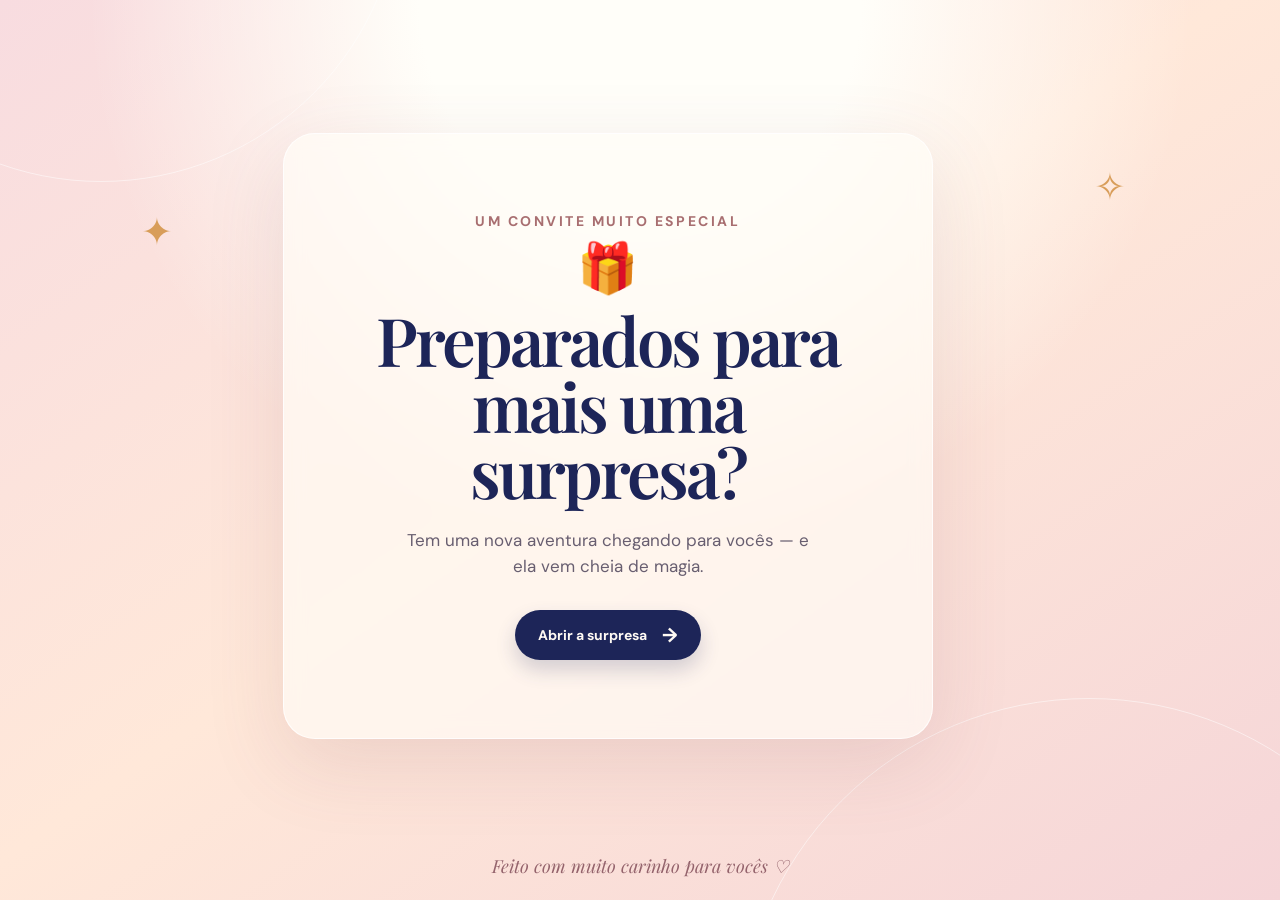
<file: index.html>
<!doctype html>
<html lang="pt-BR">
  <head>
    <title></title>
    <link rel="preconnect" href="https://fonts.googleapis.com" />
    <link rel="preconnect" href="https://fonts.gstatic.com" crossorigin />
    <link
      href="https://fonts.googleapis.com/css2?family=DM+Sans:wght@400;500;600;700&amp;family=Playfair+Display:ital,wght@0,600;0,700;1,600&amp;display=swap"
      rel="stylesheet"
    />
    <link rel="stylesheet" href="styles.css" />
  </head>
  <body class="invitation-page">
    <main class="invitation">
      <span class="sparkle sparkle-left" aria-hidden="true">✦</span>
      <span class="sparkle sparkle-right" aria-hidden="true">✧</span>

      <section class="invitation-card" aria-labelledby="invitation-title">
        <p class="eyebrow">Um convite muito especial</p>
        <p class="gift" aria-hidden="true">🎁</p>
        <h1 id="invitation-title">Preparados para<br />mais uma surpresa?</h1>
        <p class="intro">
          Tem uma nova aventura chegando para vocês — e ela vem cheia de magia.
        </p>
        <a class="button" href="surpresa/">Abrir a surpresa <span aria-hidden="true">→</span></a>
      </section>
    </main>

    <p class="footer-note">Feito com muito carinho para vocês ♡</p>
  </body>
</html>
</file>
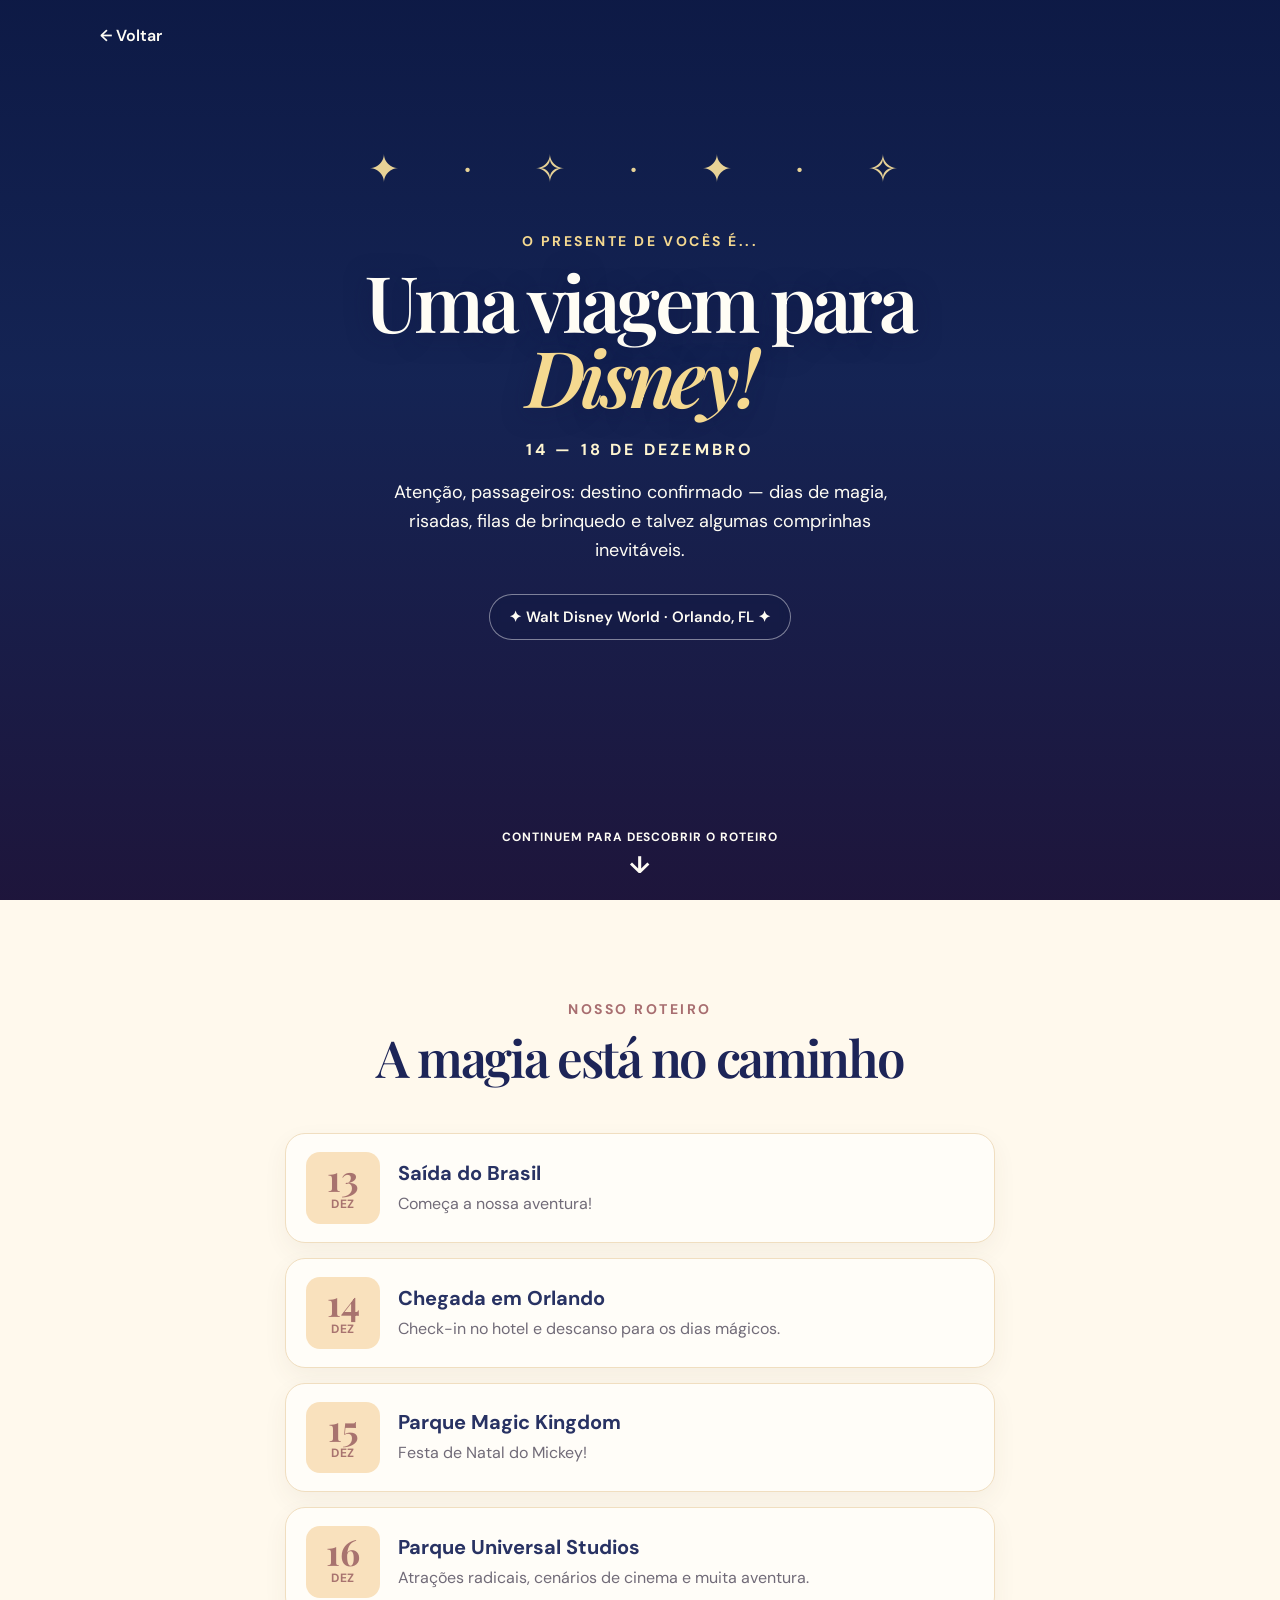
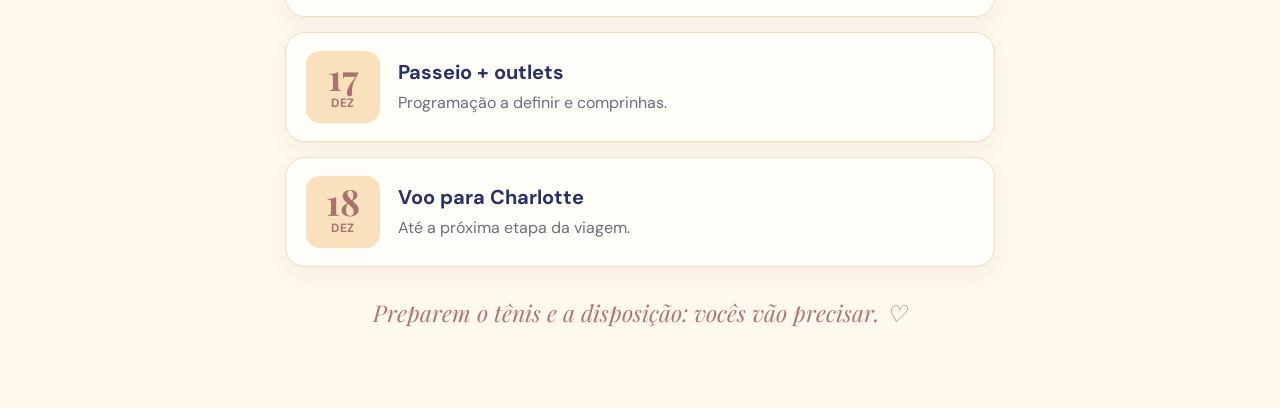
<file: surpresa/index.html>
<!doctype html>
<html lang="pt-BR">
  <head>
    <title></title>
    <link rel="preconnect" href="https://fonts.googleapis.com" />
    <link rel="preconnect" href="https://fonts.gstatic.com" crossorigin />
    <link
      href="https://fonts.googleapis.com/css2?family=DM+Sans:wght@400;500;600;700&amp;family=Playfair+Display:ital,wght@0,600;0,700;1,600&amp;display=swap"
      rel="stylesheet"
    />
    <link rel="stylesheet" href="../styles.css" />
  </head>
  <body>
    <main>
      <section class="hero" aria-labelledby="surprise-title">
        <iframe
          class="hero-video"
          src="https://www.youtube.com/embed/k9bUTfFF3_4?autoplay=1&amp;start=10&amp;loop=1&amp;playlist=k9bUTfFF3_4&amp;controls=0&amp;playsinline=1&amp;modestbranding=1&amp;rel=0"
          title="Vídeo de fundo da viagem para a Disney"
          allow="autoplay; encrypted-media; picture-in-picture"
          referrerpolicy="strict-origin-when-cross-origin"
          tabindex="-1"
        ></iframe>
        <div class="hero-shade" aria-hidden="true"></div>
        <div class="stars" aria-hidden="true">✦　·　✧　·　✦　·　✧</div>

        <a class="back-link" href="../">← Voltar</a>
        <div class="hero-content">
          <p class="eyebrow light">O presente de vocês é...</p>
          <h1 id="surprise-title">Uma viagem para<br /><em>Disney!</em></h1>
          <p class="trip-date">14 — 18 DE DEZEMBRO</p>
          <p class="hero-copy">
            Atenção, passageiros: destino confirmado — dias de magia, risadas,
            filas de brinquedo e talvez algumas comprinhas inevitáveis.
          </p>
          <p class="destination">✦ Walt Disney World · Orlando, FL ✦</p>
        </div>

        <a class="scroll-cue" href="#roteiro">Continuem para descobrir o roteiro <span aria-hidden="true">↓</span></a>
      </section>

      <section class="itinerary" id="roteiro" aria-labelledby="itinerary-title">
        <header class="section-heading">
          <p class="eyebrow">Nosso roteiro</p>
          <h2 id="itinerary-title">A magia está no caminho</h2>
        </header>

        <ol class="schedule">
          <li>
            <time datetime="2026-12-13"><strong>13</strong><span>Dez</span></time>
            <div><h3>Saída do Brasil</h3><p>Começa a nossa aventura!</p></div>
          </li>
          <li>
            <time datetime="2026-12-14"><strong>14</strong><span>Dez</span></time>
            <div><h3>Chegada em Orlando</h3><p>Check-in no hotel e descanso para os dias mágicos.</p></div>
          </li>
          <li>
            <time datetime="2026-12-15"><strong>15</strong><span>Dez</span></time>
            <div><h3>Parque Magic Kingdom</h3><p>Festa de Natal do Mickey!</p></div>
          </li>
          <li>
            <time datetime="2026-12-16"><strong>16</strong><span>Dez</span></time>
            <div><h3>Parque Universal Studios</h3><p>Atrações radicais, cenários de cinema e muita aventura.</p></div>
          </li>
          <li>
            <time datetime="2026-12-17"><strong>17</strong><span>Dez</span></time>
            <div><h3>Passeio + outlets</h3><p>Programação a definir e comprinhas.</p></div>
          </li>
          <li>
            <time datetime="2026-12-18"><strong>18</strong><span>Dez</span></time>
            <div><h3>Voo para Charlotte</h3><p>Até a próxima etapa da viagem.</p></div>
          </li>
        </ol>

        <p class="closing">Preparem o tênis e a disposição: vocês vão precisar. ♡</p>
      </section>
    </main>
  </body>
</html>
</file>
<file: styles.css>
:root {
  --navy: #142454;
  --ink: #1d2558;
  --cream: #fff9ed;
  --gold: #f5d990;
  --rose: #a86e70;
}

* { box-sizing: border-box; }
html { scroll-behavior: smooth; background: var(--cream); }
body { margin: 0; color: var(--ink); font-family: "DM Sans", Arial, sans-serif; }
a { color: inherit; text-decoration: none; }
h1, h2, h3, p { margin-top: 0; }

.invitation-page {
  min-height: 100svh;
  display: grid;
  place-items: center;
  overflow: hidden;
  padding: 36px 24px 64px;
  background: radial-gradient(circle at 50% 0%, #fffef9 0 20%, transparent 50%), linear-gradient(145deg, #f8dce0, #ffe8d9 48%, #f5d5d8);
}

.invitation-page::before, .invitation-page::after {
  position: fixed;
  width: 600px;
  height: 600px;
  border: 1px solid rgba(255, 255, 255, .5);
  border-radius: 50%;
  content: "";
}
.invitation-page::before { top: -420px; left: -200px; }
.invitation-page::after { right: -160px; bottom: -500px; width: 700px; height: 700px; }

.invitation-card {
  position: relative;
  z-index: 1;
  width: min(650px, 100%);
  padding: clamp(42px, 8vw, 78px) clamp(25px, 7vw, 76px);
  border: 1px solid rgba(255, 255, 255, .78);
  border-radius: 32px;
  background: rgba(255, 252, 247, .68);
  box-shadow: 0 24px 80px rgba(132, 77, 93, .14);
  text-align: center;
  backdrop-filter: blur(10px);
}

.eyebrow { margin-bottom: 14px; color: var(--rose); font-size: 14px; font-weight: 700; letter-spacing: .18em; text-transform: uppercase; }
.gift { margin-bottom: 14px; font-size: 49px; line-height: 1; }
.invitation-card h1, .hero h1, h2 { font-family: "Playfair Display", Georgia, serif; }
.invitation-card h1 { margin-bottom: 21px; font-size: clamp(40px, 7vw, 67px); font-weight: 600; line-height: .99; letter-spacing: -.045em; }
.intro { max-width: 410px; margin: 0 auto 31px; color: #685e70; font-size: 17px; line-height: 1.55; }
.button { display: inline-flex; align-items: center; gap: 15px; padding: 16px 23px; border-radius: 999px; background: var(--ink); color: #fffaf4; font-size: 14px; font-weight: 700; box-shadow: 0 10px 20px rgba(29, 37, 88, .19); }
.button:hover { transform: translateY(-3px); }
.button span { font-size: 20px; line-height: 0; }
.footer-note { position: fixed; bottom: 22px; z-index: 1; margin: 0; color: #94636c; font-family: "Playfair Display", Georgia, serif; font-size: 18px; font-style: italic; }
.sparkle { position: fixed; z-index: 1; color: #d89d59; font-size: clamp(20px, 4vw, 38px); }
.sparkle-left { top: 23%; left: 11%; }.sparkle-right { top: 18%; right: 12%; }

.hero {
  position: relative;
  display: grid;
  min-height: 100svh;
  place-items: center;
  isolation: isolate;
  overflow: hidden;
  padding: 92px 25px 120px;
  color: #fffdf5;
  text-align: center;
  background: var(--navy);
}

.hero-video {
  position: absolute;
  z-index: -2;
  top: 50%;
  left: 50%;
  width: max(100vw, 177.78svh);
  height: max(56.25vw, 100svh);
  border: 0;
  transform: translate(-50%, -50%);
  pointer-events: none;
}
.hero-shade { position: absolute; z-index: -1; inset: 0; background: linear-gradient(180deg, rgba(11, 22, 64, .72), rgba(21, 35, 83, .35) 42%, rgba(32, 18, 54, .82)); }
.stars { position: absolute; top: 16%; z-index: 0; color: #ffe69f; font-size: clamp(20px, 3vw, 38px); letter-spacing: 1vw; opacity: .9; }
.back-link { position: absolute; top: 25px; left: max(25px, calc((100% - 1080px) / 2)); font-size: 16px; font-weight: 600; }
.hero-content { position: relative; z-index: 1; }
.light { color: var(--gold); }
.hero h1 { margin: 0; font-size: clamp(47px, 8vw, 78px); font-weight: 600; line-height: .96; letter-spacing: -.055em; text-shadow: 0 3px 24px rgba(18, 21, 68, .5); }
.hero h1 em { color: var(--gold); font-weight: inherit; }
.trip-date { margin: 25px 0 18px; color: #fff6d1; font-size: 16px; font-weight: 700; letter-spacing: .2em; }
.hero-copy { max-width: 510px; margin: 0 auto; font-size: 18px; line-height: 1.6; }
.destination { display: inline-block; margin: 29px 0 0; padding: 12px 19px; border: 1px solid rgba(255, 255, 255, .45); border-radius: 100px; background: rgba(17, 25, 67, .38); font-size: 15px; font-weight: 600; backdrop-filter: blur(5px); }
.scroll-cue { position: absolute; z-index: 1; bottom: 20px; display: grid; gap: 4px; font-size: 12px; font-weight: 700; letter-spacing: .08em; text-transform: uppercase; }.scroll-cue span { font-size: 24px; }

.itinerary { width: min(850px, 100%); margin: 0 auto; padding: clamp(60px, 10vw, 100px) 25px 80px; }
.section-heading { text-align: center; }.section-heading h2 { margin-bottom: 50px; font-size: clamp(34px, 5vw, 51px); font-weight: 600; line-height: 1; letter-spacing: -.045em; }
.schedule { display: grid; gap: 15px; max-width: 710px; margin: 0 auto; padding: 0; list-style: none; }
.schedule li { display: grid; grid-template-columns: 74px 1fr; gap: 18px; align-items: center; padding: 18px 20px; border: 1px solid #f0dec0; border-radius: 20px; background: #fffdf8; box-shadow: 0 9px 24px rgba(83, 62, 54, .06); }
.schedule time { padding: 11px 5px; border-radius: 14px; background: #f9e1bd; color: #a8736f; text-align: center; text-transform: uppercase; }.schedule time strong { display: block; font-family: "Playfair Display", Georgia, serif; font-size: 36px; line-height: .8; }.schedule time span { font-size: 12px; font-weight: 700; letter-spacing: .08em; }
.schedule h3 { margin: 0 0 6px; color: #283263; font-size: 20px; }.schedule p { margin: 0; color: #716b78; font-size: 16px; line-height: 1.5; }
.closing { margin: 30px 0 0; color: #aa7471; font-family: "Playfair Display", Georgia, serif; font-size: 23px; font-style: italic; text-align: center; }

@media (max-width: 520px) {
  .invitation-card { border-radius: 25px; }.intro { font-size: 15px; }.back-link { top: 20px; left: 18px; font-size: 14px; }.hero { min-height: 680px; background: var(--navy) url("assets/castelo-disney.jpg") center / cover no-repeat; }.hero-video { display: none; }.hero-copy { font-size: 17px; }.itinerary { padding-right: 18px; padding-left: 18px; }.schedule li { grid-template-columns: 65px 1fr; gap: 14px; padding: 16px 14px; }.schedule time strong { font-size: 31px; }.schedule h3 { font-size: 18px; }.schedule p { font-size: 15px; }
}

@media (prefers-reduced-motion: reduce) { html { scroll-behavior: auto; }.button:hover { transform: none; } }
</file>
